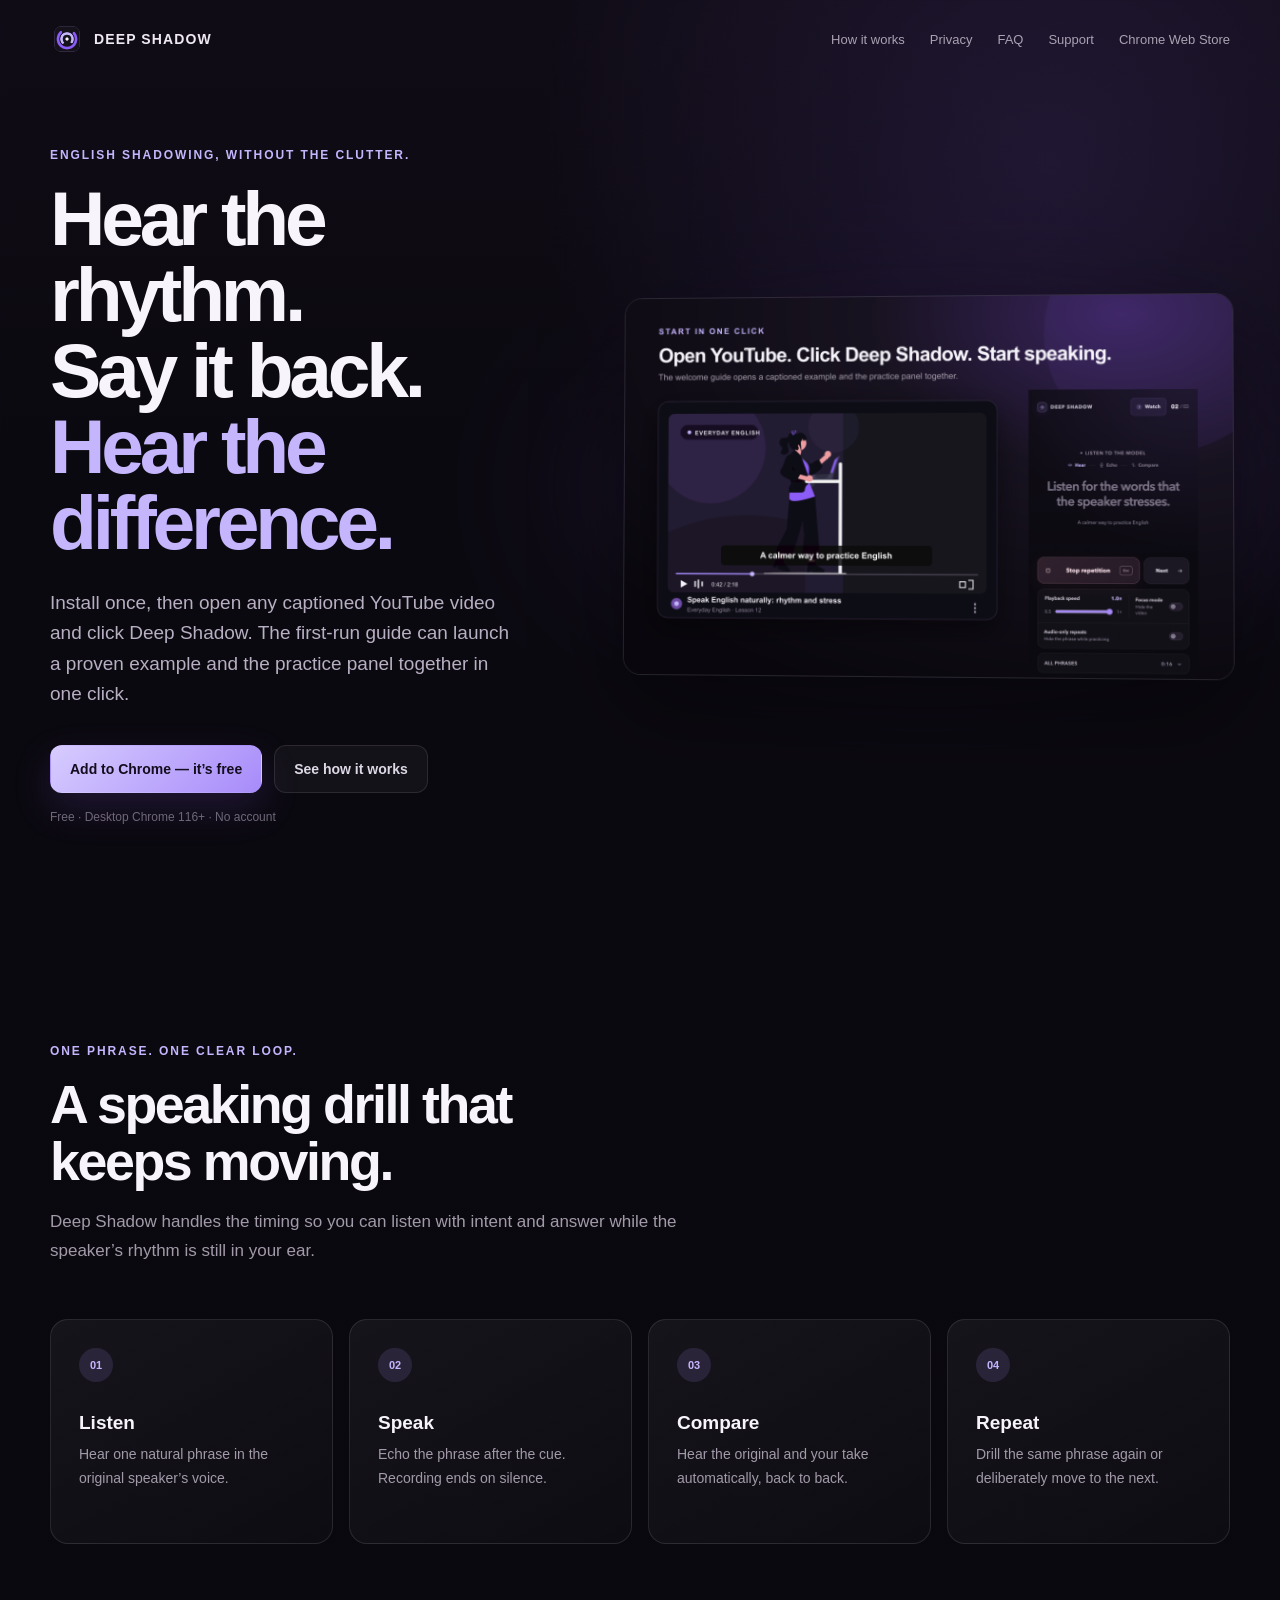
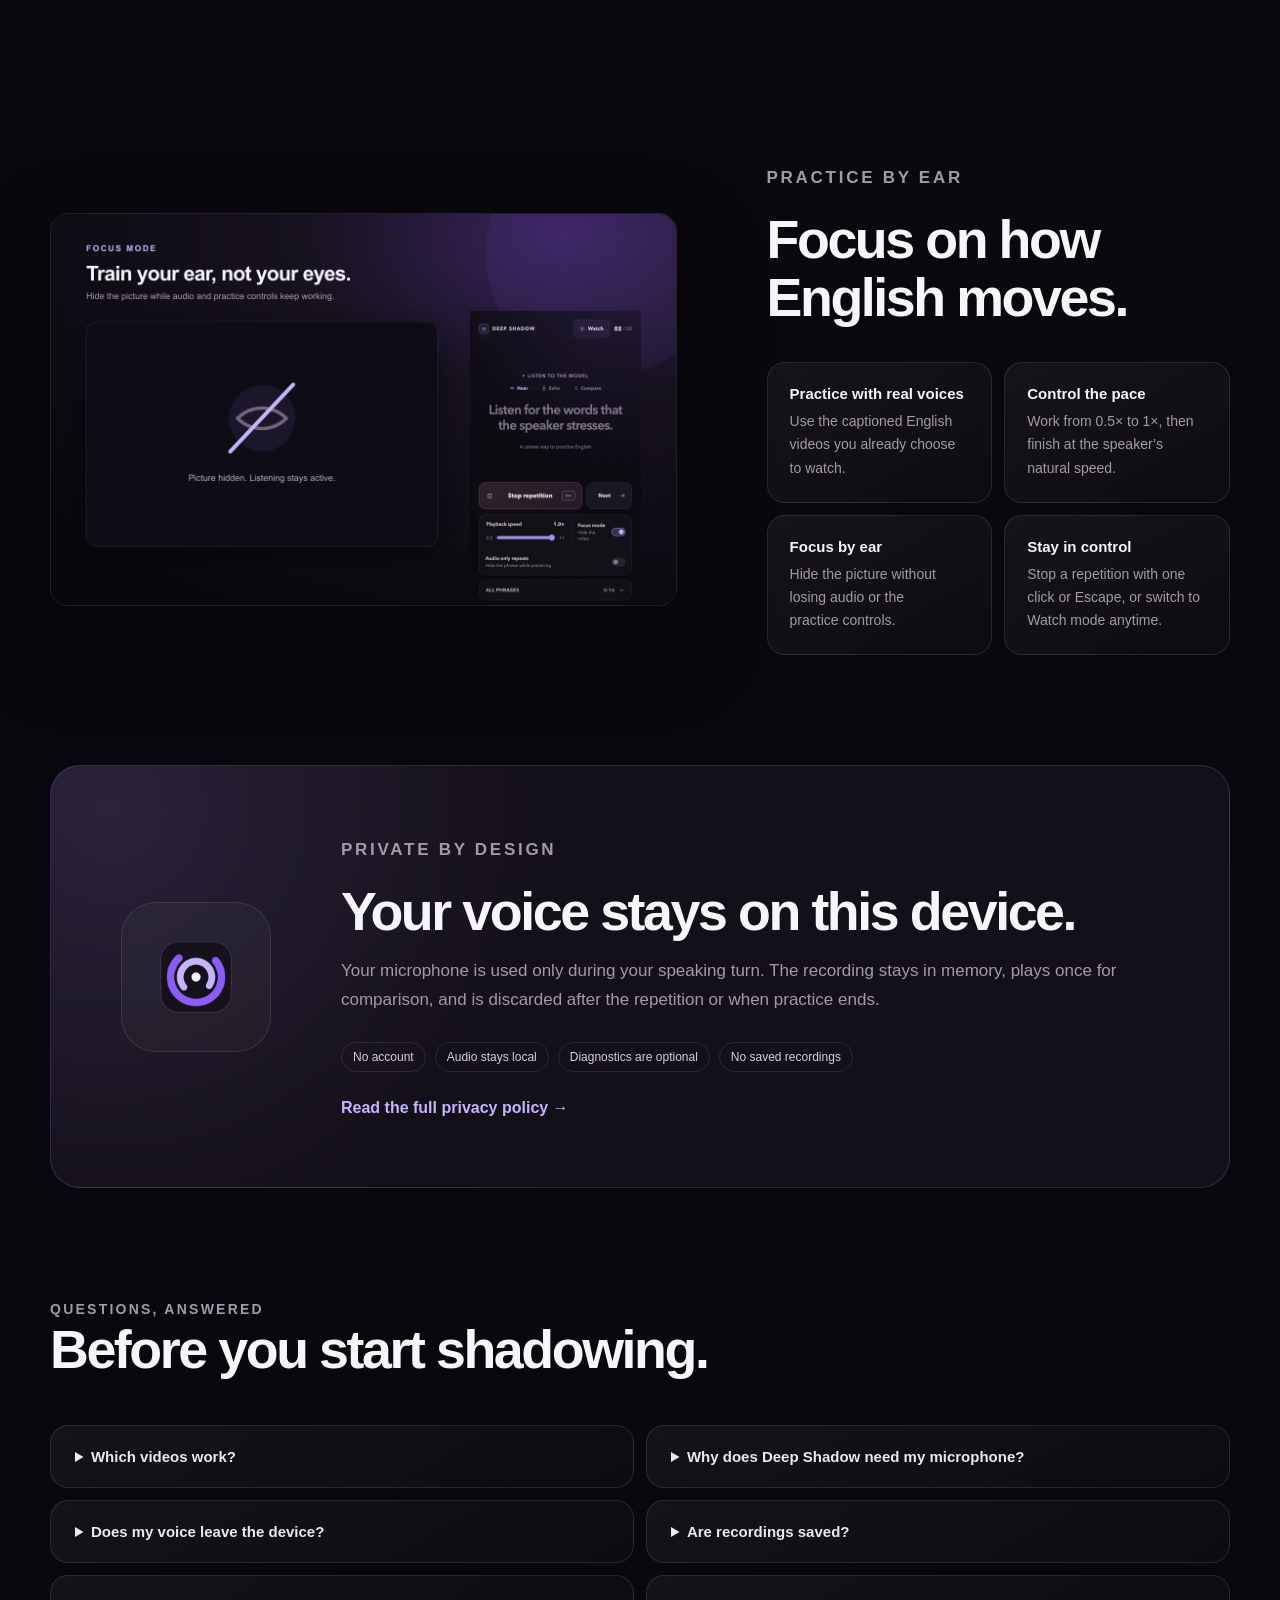
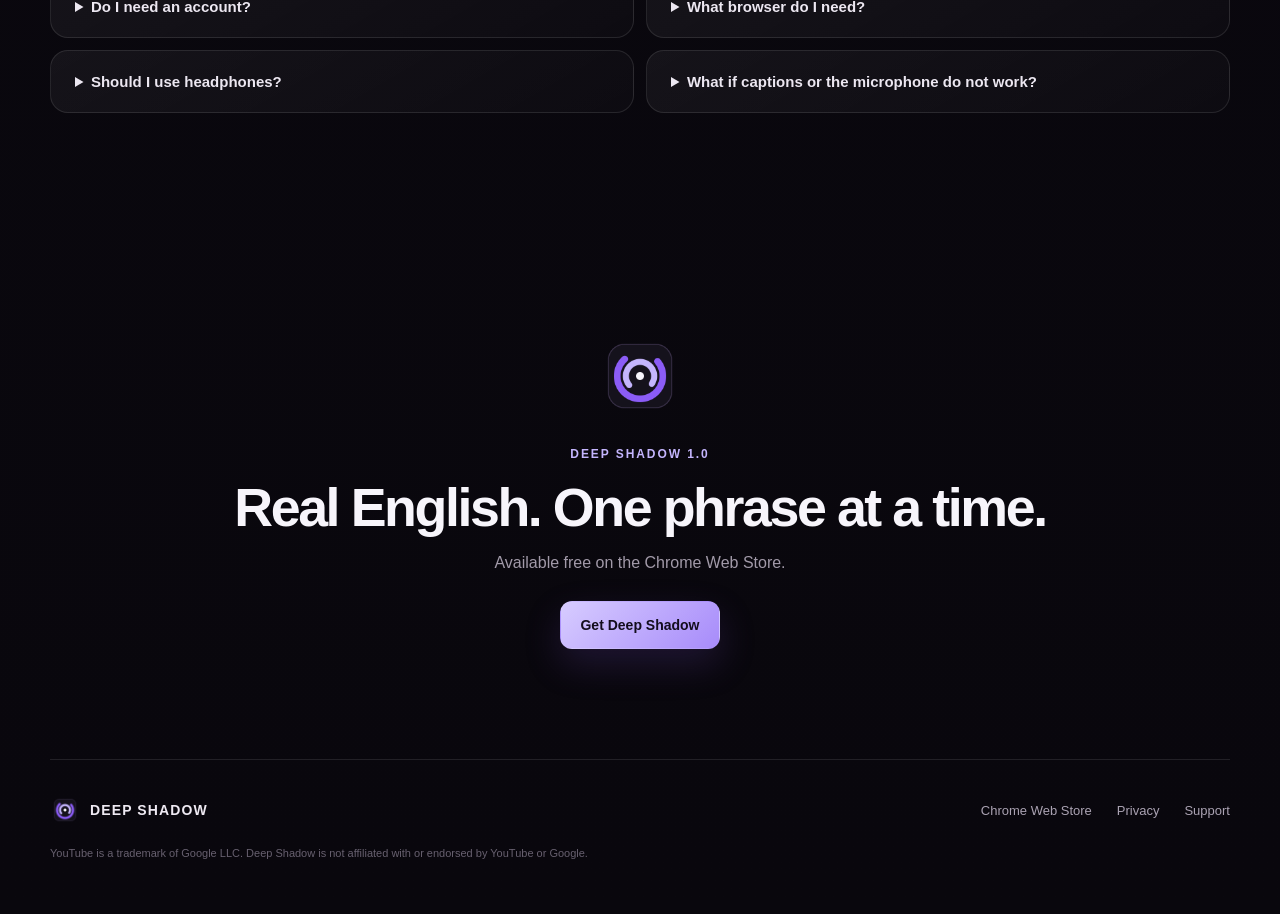
<file: index.html>
<!doctype html>
<html lang="en">
  <head>
    <meta charset="utf-8" />
    <meta name="viewport" content="width=device-width, initial-scale=1" />
    <meta name="theme-color" content="#0b0910" />
    <meta
      name="description"
      content="Deep Shadow turns captioned English videos into focused listen, speak, and compare shadowing drills in Chrome."
    />
    <meta property="og:type" content="website" />
    <meta property="og:title" content="Deep Shadow: English Shadowing" />
    <meta
      property="og:description"
      content="Hear the rhythm. Say it back. Hear the difference."
    />
    <meta
      property="og:image"
      content="https://yanzay.github.io/deep-shadow-site/assets/open-graph-1200x630.png"
    />
    <meta
      property="og:url"
      content="https://yanzay.github.io/deep-shadow-site/"
    />
    <meta name="twitter:card" content="summary_large_image" />
    <link rel="canonical" href="https://yanzay.github.io/deep-shadow-site/" />
    <link
      rel="icon"
      type="image/png"
      sizes="128x128"
      href="./assets/icon-128.png"
    />
    <link rel="stylesheet" href="./assets/site.css" />
    <title>Deep Shadow: English Shadowing</title>
  </head>
  <body>
    <a class="skip-link" href="#main">Skip to content</a>
    <header class="site-header">
      <a class="brand" href="./" aria-label="Deep Shadow home">
        <img src="./assets/icon-128.png" width="34" height="34" alt="" />
        <span>Deep Shadow</span>
      </a>
      <nav aria-label="Primary navigation">
        <a href="#how">How it works</a>
        <a href="#privacy">Privacy</a>
        <a href="#faq">FAQ</a>
        <a href="./support/">Support</a>
        <a
          href="https://chromewebstore.google.com/detail/cpbepidgmlfhcinlofagpfemhglgbiia"
          >Chrome Web Store</a
        >
      </nav>
    </header>

    <main id="main">
      <section class="hero">
        <div class="hero__copy">
          <p class="eyebrow">English shadowing, without the clutter.</p>
          <h1>
            Hear the rhythm.<br />Say it back.<br /><span
              >Hear the difference.</span
            >
          </h1>
          <p class="lede">
            Install once, then open any captioned YouTube video and click Deep
            Shadow. The first-run guide can launch a proven example and the
            practice panel together in one click.
          </p>
          <div class="hero__actions">
            <a
              class="button button--primary"
              href="https://chromewebstore.google.com/detail/cpbepidgmlfhcinlofagpfemhglgbiia"
              aria-describedby="release-note"
            >
              Add to Chrome — it’s free
            </a>
            <a class="button button--secondary" href="#how">See how it works</a>
          </div>
          <p id="release-note" class="microcopy">
            Free · Desktop Chrome 116+ · No account
          </p>
        </div>
        <div class="hero__visual" aria-label="Deep Shadow practice interface">
          <div class="halo"></div>
          <img
            src="./assets/01-speaking-practice.png"
            width="1280"
            height="800"
            alt="Deep Shadow beside a video, practicing one caption phrase"
          />
        </div>
      </section>

      <section id="how" class="section section--how">
        <div class="section-heading">
          <p class="eyebrow">One phrase. One clear loop.</p>
          <h2>A speaking drill that keeps moving.</h2>
          <p>
            Deep Shadow handles the timing so you can listen with intent and
            answer while the speaker’s rhythm is still in your ear.
          </p>
        </div>
        <ol class="steps">
          <li>
            <span>01</span>
            <h3>Listen</h3>
            <p>Hear one natural phrase in the original speaker’s voice.</p>
          </li>
          <li>
            <span>02</span>
            <h3>Speak</h3>
            <p>Echo the phrase after the cue. Recording ends on silence.</p>
          </li>
          <li>
            <span>03</span>
            <h3>Compare</h3>
            <p>Hear the original and your take automatically, back to back.</p>
          </li>
          <li>
            <span>04</span>
            <h3>Repeat</h3>
            <p>Drill the same phrase again or deliberately move to the next.</p>
          </li>
        </ol>
      </section>

      <section class="section proof" aria-labelledby="practice-heading">
        <div class="proof__image">
          <img
            src="./assets/03-focus-mode.png"
            width="1280"
            height="800"
            loading="lazy"
            alt="Focus mode hides the video while practice continues"
          />
        </div>
        <div class="proof__copy">
          <p class="eyebrow">Practice by ear</p>
          <h2 id="practice-heading">Focus on how English moves.</h2>
          <div class="feature-list">
            <article>
              <h3>Practice with real voices</h3>
              <p>
                Use the captioned English videos you already choose to watch.
              </p>
            </article>
            <article>
              <h3>Control the pace</h3>
              <p>
                Work from 0.5× to 1×, then finish at the speaker’s natural
                speed.
              </p>
            </article>
            <article>
              <h3>Focus by ear</h3>
              <p>
                Hide the picture without losing audio or the practice controls.
              </p>
            </article>
            <article>
              <h3>Stay in control</h3>
              <p>
                Stop a repetition with one click or Escape, or switch to Watch
                mode anytime.
              </p>
            </article>
          </div>
        </div>
      </section>

      <section id="privacy" class="section privacy-card">
        <div class="privacy-card__mark" aria-hidden="true">
          <img src="./assets/icon-128.png" width="96" height="96" alt="" />
        </div>
        <div>
          <p class="eyebrow">Private by design</p>
          <h2>Your voice stays on this device.</h2>
          <p>
            Your microphone is used only during your speaking turn. The
            recording stays in memory, plays once for comparison, and is
            discarded after the repetition or when practice ends.
          </p>
          <ul class="privacy-points">
            <li>No account</li>
            <li>Audio stays local</li>
            <li>Diagnostics are optional</li>
            <li>No saved recordings</li>
          </ul>
          <a class="text-link" href="./privacy/"
            >Read the full privacy policy →</a
          >
        </div>
      </section>

      <section id="faq" class="section faq">
        <div class="section-heading">
          <p class="eyebrow">Questions, answered</p>
          <h2>Before you start shadowing.</h2>
        </div>
        <div class="faq__grid">
          <details>
            <summary>Which videos work?</summary>
            <p>
              Use a YouTube video with English subtitles or closed captions.
              Human-authored captions usually produce the cleanest phrase
              breaks; auto-generated captions can work too.
            </p>
          </details>
          <details>
            <summary>Why does Deep Shadow need my microphone?</summary>
            <p>
              It records your speaking turn so you can immediately compare it
              with the original phrase. Chrome asks you before access begins.
            </p>
          </details>
          <details>
            <summary>Does my voice leave the device?</summary>
            <p>No. Audio is neither uploaded nor sent to the developer.</p>
          </details>
          <details>
            <summary>Are recordings saved?</summary>
            <p>
              No. Each take remains in memory for its comparison and is
              discarded afterward or when the session ends.
            </p>
          </details>
          <details>
            <summary>Do I need an account?</summary>
            <p>
              No. Deep Shadow has no sign-in, subscription, advertising, or
              cloud sync. Anonymous diagnostics are optional.
            </p>
          </details>
          <details>
            <summary>What browser do I need?</summary>
            <p>
              Desktop Google Chrome version 114 or later on macOS, Windows, or
              Linux.
            </p>
          </details>
          <details>
            <summary>Should I use headphones?</summary>
            <p>
              They are recommended. Headphones keep the model phrase out of the
              microphone and make the A/B comparison clearer.
            </p>
          </details>
          <details>
            <summary>What if captions or the microphone do not work?</summary>
            <p>
              Reload the video after installation, start playback once, confirm
              English captions are available, and review Chrome’s microphone
              site settings. More help is available on the support page.
            </p>
          </details>
        </div>
      </section>

      <section id="release" class="section final-cta">
        <img src="./assets/icon-128.png" width="86" height="86" alt="" />
        <p class="eyebrow">Deep Shadow 1.0</p>
        <h2>Real English. One phrase at a time.</h2>
        <p>Available free on the Chrome Web Store.</p>
        <a
          class="button button--primary"
          href="https://chromewebstore.google.com/detail/cpbepidgmlfhcinlofagpfemhglgbiia"
        >
          Get Deep Shadow
        </a>
      </section>
    </main>

    <footer>
      <div class="brand brand--footer">
        <img src="./assets/icon-128.png" width="30" height="30" alt="" />
        <span>Deep Shadow</span>
      </div>
      <div class="footer-links">
        <a
          href="https://chromewebstore.google.com/detail/cpbepidgmlfhcinlofagpfemhglgbiia"
          >Chrome Web Store</a
        >
        <a href="./privacy/">Privacy</a>
        <a href="./support/">Support</a>
      </div>
      <p>
        YouTube is a trademark of Google LLC. Deep Shadow is not affiliated with
        or endorsed by YouTube or Google.
      </p>
    </footer>
  </body>
</html>
</file>
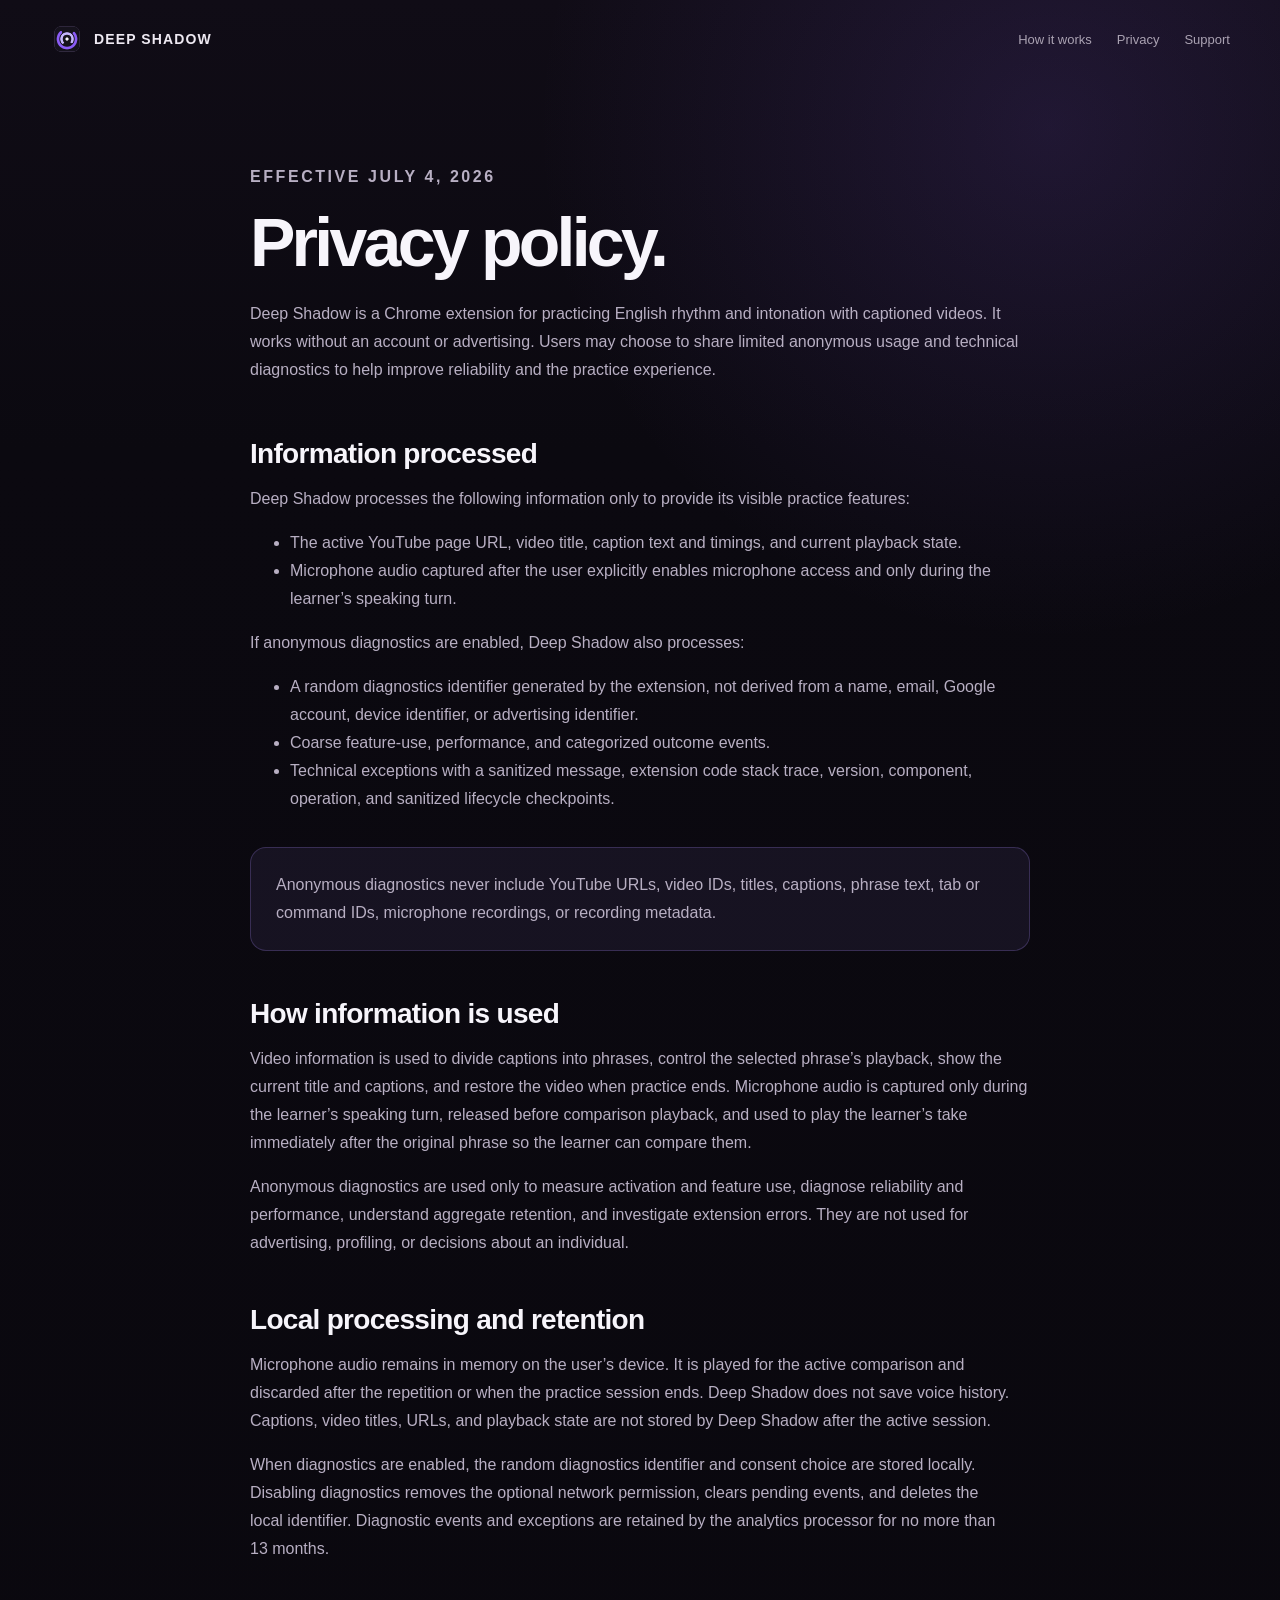
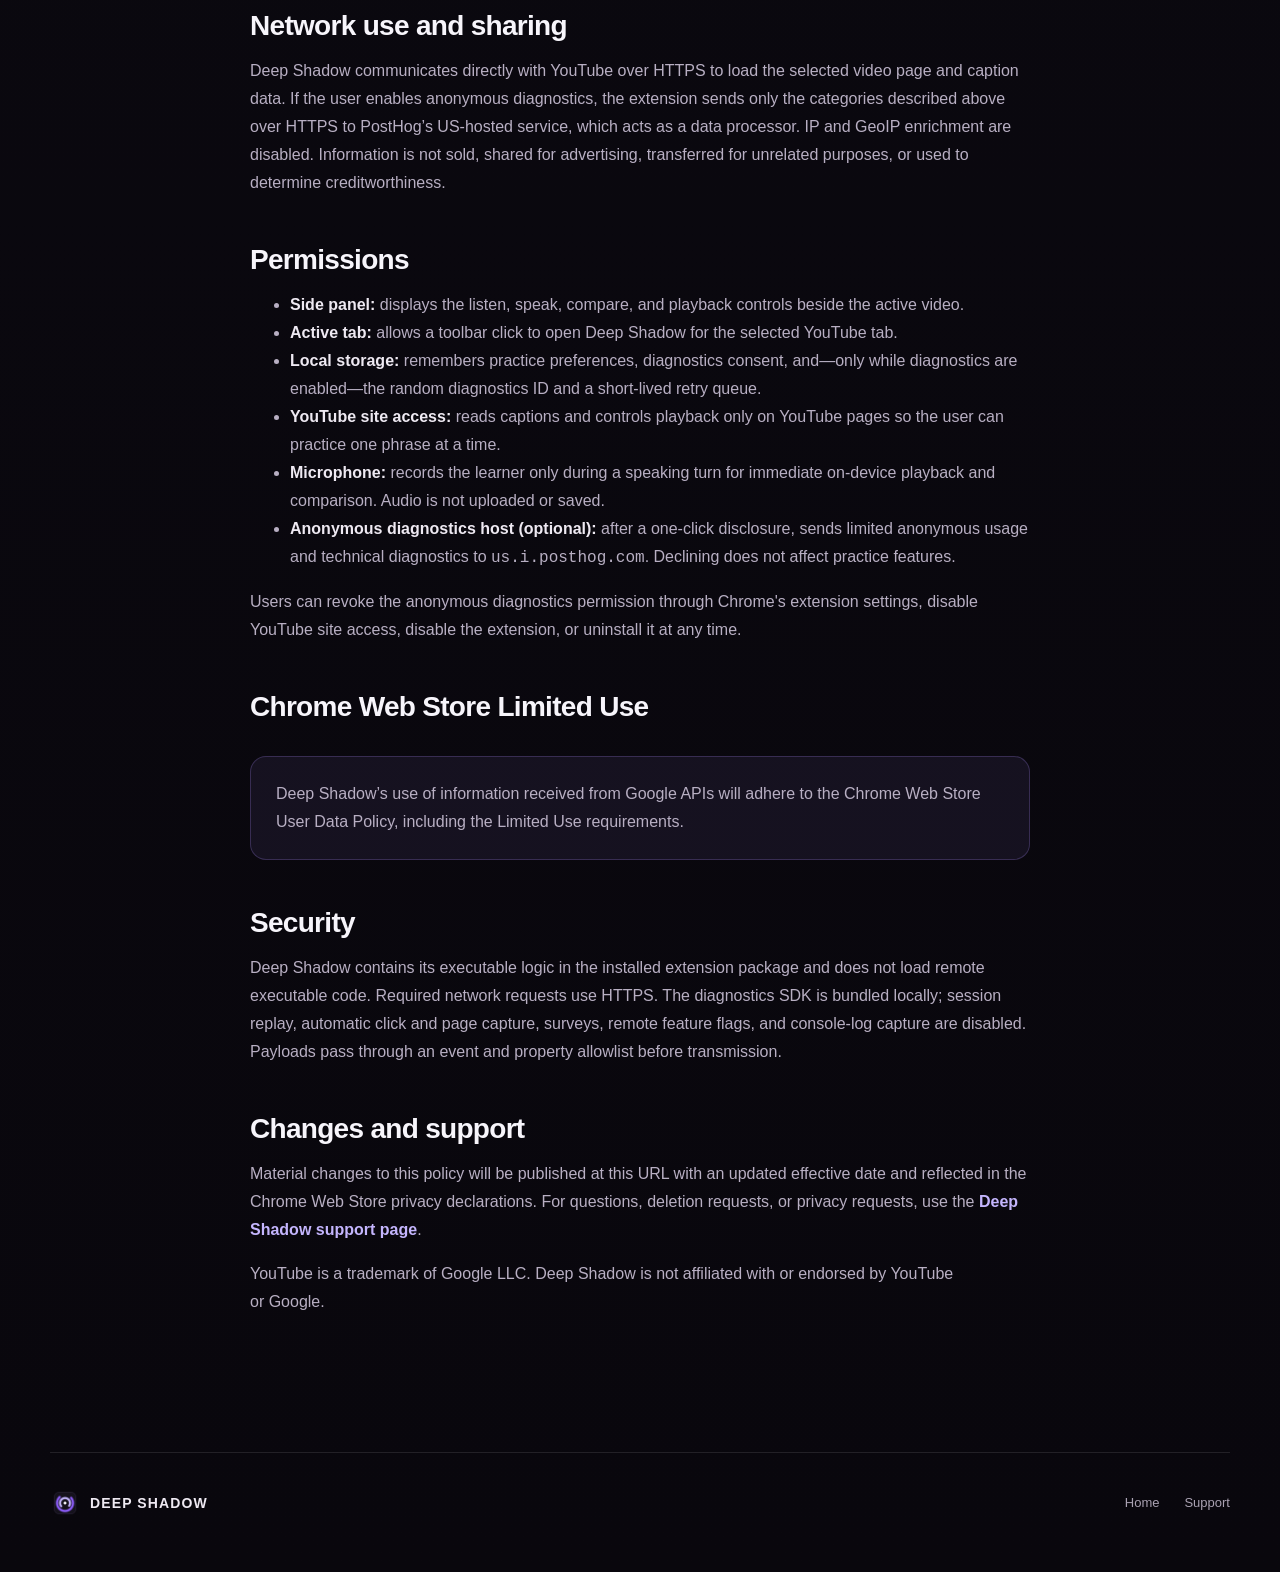
<file: privacy/index.html>
<!doctype html>
<html lang="en">
  <head>
    <meta charset="utf-8" />
    <meta name="viewport" content="width=device-width, initial-scale=1" />
    <meta name="theme-color" content="#0b0910" />
    <meta name="description" content="Deep Shadow privacy policy." />
    <link
      rel="canonical"
      href="https://yanzay.github.io/deep-shadow-site/privacy/"
    />
    <link
      rel="icon"
      type="image/png"
      sizes="128x128"
      href="../assets/icon-128.png"
    />
    <link rel="stylesheet" href="../assets/site.css" />
    <title>Privacy Policy · Deep Shadow</title>
  </head>
  <body>
    <a class="skip-link" href="#main">Skip to content</a>
    <header class="site-header">
      <a class="brand" href="../" aria-label="Deep Shadow home">
        <img src="../assets/icon-128.png" width="34" height="34" alt="" />
        <span>Deep Shadow</span>
      </a>
      <nav aria-label="Primary navigation">
        <a href="../#how">How it works</a>
        <a href="./" aria-current="page">Privacy</a>
        <a href="../support/">Support</a>
      </nav>
    </header>

    <main id="main" class="page-main legal">
      <p class="eyebrow">Effective July 4, 2026</p>
      <h1>Privacy policy.</h1>
      <p class="page-intro">
        Deep Shadow is a Chrome extension for practicing English rhythm and
        intonation with captioned videos. It works without an account or
        advertising. Users may choose to share limited anonymous usage and
        technical diagnostics to help improve reliability and the practice
        experience.
      </p>

      <h2>Information processed</h2>
      <p>
        Deep Shadow processes the following information only to provide its
        visible practice features:
      </p>
      <ul>
        <li>
          The active YouTube page URL, video title, caption text and timings,
          and current playback state.
        </li>
        <li>
          Microphone audio captured after the user explicitly enables microphone
          access and only during the learner’s speaking turn.
        </li>
      </ul>
      <p>If anonymous diagnostics are enabled, Deep Shadow also processes:</p>
      <ul>
        <li>
          A random diagnostics identifier generated by the extension, not
          derived from a name, email, Google account, device identifier, or
          advertising identifier.
        </li>
        <li>
          Coarse feature-use, performance, and categorized outcome events.
        </li>
        <li>
          Technical exceptions with a sanitized message, extension code stack
          trace, version, component, operation, and sanitized lifecycle
          checkpoints.
        </li>
      </ul>
      <p class="notice">
        Anonymous diagnostics never include YouTube URLs, video IDs, titles,
        captions, phrase text, tab or command IDs, microphone recordings, or
        recording metadata.
      </p>

      <h2>How information is used</h2>
      <p>
        Video information is used to divide captions into phrases, control the
        selected phrase’s playback, show the current title and captions, and
        restore the video when practice ends. Microphone audio is captured only
        during the learner’s speaking turn, released before comparison
        playback, and used to play the learner’s take immediately after the
        original phrase so the learner can compare them.
      </p>
      <p>
        Anonymous diagnostics are used only to measure activation and feature
        use, diagnose reliability and performance, understand aggregate
        retention, and investigate extension errors. They are not used for
        advertising, profiling, or decisions about an individual.
      </p>

      <h2>Local processing and retention</h2>
      <p>
        Microphone audio remains in memory on the user’s device. It is played
        for the active comparison and discarded after the repetition or when
        the practice session ends. Deep Shadow does not save voice history.
        Captions, video titles, URLs, and playback state are not stored by Deep
        Shadow after the active session.
      </p>
      <p>
        When diagnostics are enabled, the random diagnostics identifier and
        consent choice are stored locally. Disabling diagnostics removes the
        optional network permission, clears pending events, and deletes the
        local identifier. Diagnostic events and exceptions are retained by the
        analytics processor for no more than 13 months.
      </p>

      <h2>Network use and sharing</h2>
      <p>
        Deep Shadow communicates directly with YouTube over HTTPS to load the
        selected video page and caption data. If the user enables anonymous
        diagnostics, the extension sends only the categories described above
        over HTTPS to PostHog’s US-hosted service, which acts as a data
        processor. IP and GeoIP enrichment are disabled. Information is not
        sold, shared for advertising, transferred for unrelated purposes, or
        used to determine creditworthiness.
      </p>

      <h2>Permissions</h2>
      <ul>
        <li>
          <strong>Side panel:</strong> displays the listen, speak, compare, and
          playback controls beside the active video.
        </li>
        <li>
          <strong>Active tab:</strong> allows a toolbar click to open Deep
          Shadow for the selected YouTube tab.
        </li>
        <li>
          <strong>Local storage:</strong> remembers practice preferences,
          diagnostics consent, and—only while diagnostics are enabled—the random
          diagnostics ID and a short-lived retry queue.
        </li>
        <li>
          <strong>YouTube site access:</strong> reads captions and controls
          playback only on YouTube pages so the user can practice one phrase at
          a time.
        </li>
        <li>
          <strong>Microphone:</strong> records the learner only during a
          speaking turn for immediate on-device playback and comparison. Audio
          is not uploaded or saved.
        </li>
        <li>
          <strong>Anonymous diagnostics host (optional):</strong> after a
          one-click disclosure, sends limited anonymous usage and technical
          diagnostics to <code>us.i.posthog.com</code>. Declining does not
          affect practice features.
        </li>
      </ul>
      <p>
        Users can revoke the anonymous diagnostics permission through Chrome's
        extension settings, disable YouTube site access, disable the extension,
        or uninstall it at any time.
      </p>

      <h2>Chrome Web Store Limited Use</h2>
      <p class="notice">
        Deep Shadow’s use of information received from Google APIs will adhere
        to the Chrome Web Store User Data Policy, including the Limited Use
        requirements.
      </p>

      <h2>Security</h2>
      <p>
        Deep Shadow contains its executable logic in the installed extension
        package and does not load remote executable code. Required network
        requests use HTTPS. The diagnostics SDK is bundled locally; session
        replay, automatic click and page capture, surveys, remote feature flags,
        and console-log capture are disabled. Payloads pass through an event and
        property allowlist before transmission.
      </p>

      <h2>Changes and support</h2>
      <p>
        Material changes to this policy will be published at this URL with an
        updated effective date and reflected in the Chrome Web Store privacy
        declarations. For questions, deletion requests, or privacy requests,
        use the
        <a class="text-link" href="../support/">Deep Shadow support page</a>.
      </p>

      <p>
        YouTube is a trademark of Google LLC. Deep Shadow is not affiliated with
        or endorsed by YouTube or Google.
      </p>
    </main>

    <footer>
      <div class="brand brand--footer">
        <img src="../assets/icon-128.png" width="30" height="30" alt="" />
        <span>Deep Shadow</span>
      </div>
      <div class="footer-links">
        <a href="../">Home</a>
        <a href="../support/">Support</a>
      </div>
    </footer>
  </body>
</html>
</file>
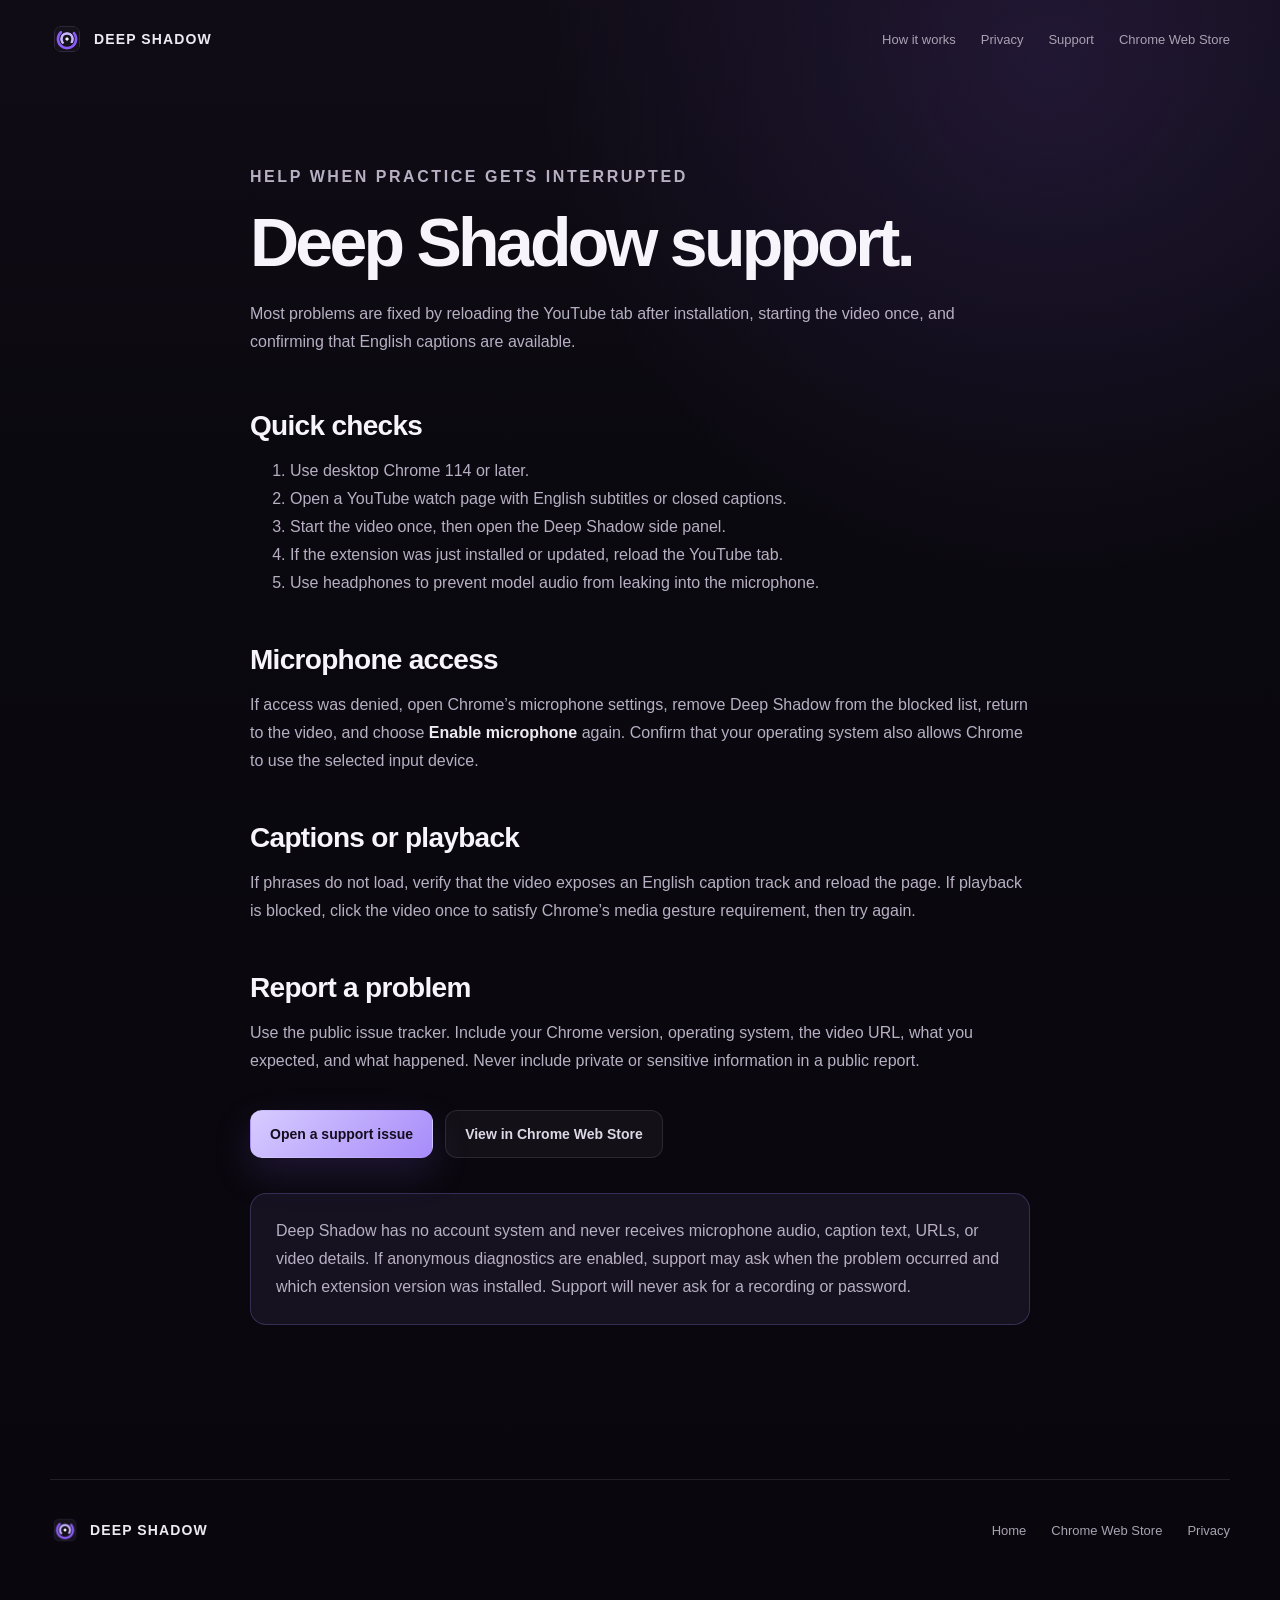
<file: support/index.html>
<!doctype html>
<html lang="en">
  <head>
    <meta charset="utf-8" />
    <meta name="viewport" content="width=device-width, initial-scale=1" />
    <meta name="theme-color" content="#0b0910" />
    <meta name="description" content="Help and support for Deep Shadow." />
    <link
      rel="canonical"
      href="https://yanzay.github.io/deep-shadow-site/support/"
    />
    <link
      rel="icon"
      type="image/png"
      sizes="128x128"
      href="../assets/icon-128.png"
    />
    <link rel="stylesheet" href="../assets/site.css" />
    <title>Support · Deep Shadow</title>
  </head>
  <body>
    <a class="skip-link" href="#main">Skip to content</a>
    <header class="site-header">
      <a class="brand" href="../" aria-label="Deep Shadow home">
        <img src="../assets/icon-128.png" width="34" height="34" alt="" />
        <span>Deep Shadow</span>
      </a>
      <nav aria-label="Primary navigation">
        <a href="../#how">How it works</a>
        <a href="../privacy/">Privacy</a>
        <a href="./" aria-current="page">Support</a>
        <a
          href="https://chromewebstore.google.com/detail/cpbepidgmlfhcinlofagpfemhglgbiia"
          >Chrome Web Store</a
        >
      </nav>
    </header>

    <main id="main" class="page-main support-content">
      <p class="eyebrow">Help when practice gets interrupted</p>
      <h1>Deep Shadow support.</h1>
      <p class="page-intro">
        Most problems are fixed by reloading the YouTube tab after installation,
        starting the video once, and confirming that English captions are
        available.
      </p>

      <h2>Quick checks</h2>
      <ol>
        <li>Use desktop Chrome 114 or later.</li>
        <li>
          Open a YouTube watch page with English subtitles or closed captions.
        </li>
        <li>Start the video once, then open the Deep Shadow side panel.</li>
        <li>
          If the extension was just installed or updated, reload the YouTube
          tab.
        </li>
        <li>
          Use headphones to prevent model audio from leaking into the
          microphone.
        </li>
      </ol>

      <h2>Microphone access</h2>
      <p>
        If access was denied, open Chrome’s microphone settings, remove Deep
        Shadow from the blocked list, return to the video, and choose
        <strong>Enable microphone</strong> again. Confirm that your operating
        system also allows Chrome to use the selected input device.
      </p>

      <h2>Captions or playback</h2>
      <p>
        If phrases do not load, verify that the video exposes an English caption
        track and reload the page. If playback is blocked, click the video once
        to satisfy Chrome’s media gesture requirement, then try again.
      </p>

      <h2>Report a problem</h2>
      <p>
        Use the public issue tracker. Include your Chrome version, operating
        system, the video URL, what you expected, and what happened. Never
        include private or sensitive information in a public report.
      </p>
      <div class="support-actions">
        <a
          class="button button--primary"
          href="https://github.com/yanzay/deep-shadow-site/issues/new/choose"
          >Open a support issue</a
        >
        <a
          class="button button--secondary"
          href="https://chromewebstore.google.com/detail/cpbepidgmlfhcinlofagpfemhglgbiia"
          >View in Chrome Web Store</a
        >
      </div>

      <p class="notice">
        Deep Shadow has no account system and never receives microphone audio,
        caption text, URLs, or video details. If anonymous diagnostics are
        enabled, support may ask when the problem occurred and which extension
        version was installed. Support will never ask for a recording or
        password.
      </p>
    </main>

    <footer>
      <div class="brand brand--footer">
        <img src="../assets/icon-128.png" width="30" height="30" alt="" />
        <span>Deep Shadow</span>
      </div>
      <div class="footer-links">
        <a href="../">Home</a>
        <a
          href="https://chromewebstore.google.com/detail/cpbepidgmlfhcinlofagpfemhglgbiia"
          >Chrome Web Store</a
        >
        <a href="../privacy/">Privacy</a>
      </div>
    </footer>
  </body>
</html>
</file>
<file: assets/site.css>
:root {
  color: #f7f5fb;
  background: #0b0910;
  font-family:
    Inter, "Avenir Next", ui-sans-serif, -apple-system, BlinkMacSystemFont,
    "Segoe UI", sans-serif;
  font-synthesis: none;
  text-rendering: optimizeLegibility;
  --accent: #a78bfa;
  --accent-bright: #c4b5fd;
  --surface: #15121c;
  --surface-raised: #1b1723;
  --line: rgb(255 255 255 / 10%);
  --muted: #a29aa9;
  --page: min(1180px, calc(100vw - 40px));
}

* {
  box-sizing: border-box;
}

html {
  scroll-behavior: smooth;
}

body {
  min-width: 300px;
  margin: 0;
  overflow-x: hidden;
  background:
    radial-gradient(circle at 82% 4%, rgb(113 77 190 / 18%), transparent 32rem),
    linear-gradient(180deg, #100c16 0, #0b0910 28rem, #09070d 100%);
}

a {
  color: inherit;
}

img {
  display: block;
  max-width: 100%;
  height: auto;
}

button,
a,
summary {
  -webkit-tap-highlight-color: transparent;
}

:focus-visible {
  outline: 3px solid var(--accent-bright);
  outline-offset: 4px;
}

.skip-link {
  position: fixed;
  top: 10px;
  left: 10px;
  z-index: 10;
  padding: 10px 14px;
  border-radius: 8px;
  color: #0b0910;
  background: #fff;
  transform: translateY(-150%);
}

.skip-link:focus {
  transform: none;
}

.site-header {
  display: flex;
  width: var(--page);
  min-height: 78px;
  align-items: center;
  justify-content: space-between;
  margin: 0 auto;
}

.brand {
  display: inline-flex;
  align-items: center;
  gap: 10px;
  color: #eee9f2;
  font-size: 14px;
  font-weight: 750;
  letter-spacing: 0.08em;
  text-decoration: none;
  text-transform: uppercase;
}

.site-header nav,
.footer-links {
  display: flex;
  gap: 25px;
}

.site-header nav a,
.footer-links a {
  color: #aaa2b2;
  font-size: 13px;
  text-decoration: none;
  transition: color 150ms ease;
}

.site-header nav a:hover,
.footer-links a:hover {
  color: #fff;
}

.hero {
  display: grid;
  width: var(--page);
  min-height: 680px;
  align-items: center;
  gap: clamp(50px, 7vw, 100px);
  grid-template-columns: minmax(0, 0.88fr) minmax(460px, 1.12fr);
  margin: 0 auto;
  padding: 70px 0 110px;
}

.eyebrow {
  margin: 0 0 18px;
  color: var(--accent-bright);
  font-size: 12px;
  font-weight: 800;
  letter-spacing: 0.16em;
  text-transform: uppercase;
}

h1,
h2,
h3,
p {
  text-wrap: pretty;
}

h1 {
  max-width: 680px;
  margin: 0;
  font-size: clamp(48px, 6vw, 78px);
  letter-spacing: -0.055em;
  line-height: 0.99;
}

h1 span {
  color: var(--accent-bright);
}

.lede {
  max-width: 560px;
  margin: 28px 0 0;
  color: #b8afc3;
  font-size: 19px;
  line-height: 1.6;
}

.hero__actions {
  display: flex;
  flex-wrap: wrap;
  gap: 12px;
  margin-top: 35px;
}

.button {
  display: inline-flex;
  min-height: 48px;
  align-items: center;
  justify-content: center;
  padding: 0 19px;
  border: 1px solid transparent;
  border-radius: 12px;
  font-size: 14px;
  font-weight: 750;
  text-decoration: none;
  transition:
    transform 160ms ease,
    border-color 160ms ease,
    background 160ms ease;
}

.button:hover {
  transform: translateY(-2px);
}

.button--primary {
  color: #130d1d;
  background: linear-gradient(135deg, #d7ccff, #a78bfa);
  box-shadow: 0 15px 36px rgb(109 74 183 / 22%);
}

.button--secondary {
  border-color: var(--line);
  color: #ded8e6;
  background: rgb(255 255 255 / 4%);
}

.microcopy {
  margin: 17px 0 0;
  color: #6f687a;
  font-size: 12px;
}

.hero__visual {
  position: relative;
  transform: perspective(1100px) rotateY(-3deg) rotateX(1deg);
}

.hero__visual img,
.proof__image img {
  position: relative;
  border: 1px solid var(--line);
  border-radius: 18px;
  box-shadow: 0 35px 90px rgb(0 0 0 / 48%);
}

.halo {
  position: absolute;
  inset: 10% -10%;
  border-radius: 50%;
  background: #7048bc;
  filter: blur(80px);
  opacity: 0.14;
}

.section {
  width: var(--page);
  margin: 0 auto;
  padding: 110px 0;
}

.section-heading {
  max-width: 670px;
}

h2 {
  margin: 0;
  font-size: clamp(35px, 4.2vw, 57px);
  letter-spacing: -0.045em;
  line-height: 1.07;
}

.section-heading > p:last-child,
.proof__copy > p,
.privacy-card > div > p {
  color: var(--muted);
  font-size: 17px;
  line-height: 1.7;
}

.steps {
  display: grid;
  gap: 16px;
  grid-template-columns: repeat(4, 1fr);
  margin: 54px 0 0;
  padding: 0;
  list-style: none;
}

.steps li,
.feature-list article,
.faq details {
  border: 1px solid var(--line);
  border-radius: 18px;
  background: linear-gradient(150deg, rgb(255 255 255 / 5%), rgb(255 255 255 / 2%));
}

.steps li {
  min-height: 225px;
  padding: 28px;
}

.steps li > span {
  display: inline-grid;
  width: 34px;
  height: 34px;
  place-items: center;
  border-radius: 50%;
  color: var(--accent-bright);
  background: rgb(167 139 250 / 14%);
  font-size: 11px;
  font-weight: 800;
}

.steps h3,
.feature-list h3 {
  margin: 30px 0 9px;
  font-size: 19px;
}

.steps p,
.feature-list p,
.faq p {
  margin: 0;
  color: var(--muted);
  font-size: 14px;
  line-height: 1.65;
}

.proof {
  display: grid;
  align-items: center;
  gap: clamp(50px, 7vw, 95px);
  grid-template-columns: minmax(0, 1.15fr) minmax(360px, 0.85fr);
}

.feature-list {
  display: grid;
  gap: 12px;
  grid-template-columns: 1fr 1fr;
  margin-top: 36px;
}

.feature-list article {
  padding: 22px;
}

.feature-list h3 {
  margin: 0 0 8px;
  font-size: 15px;
}

.privacy-card {
  display: grid;
  align-items: center;
  gap: 50px;
  grid-template-columns: 170px 1fr;
  padding: 70px;
  border: 1px solid rgb(167 139 250 / 20%);
  border-radius: 30px;
  background:
    radial-gradient(circle at 5% 10%, rgb(167 139 250 / 15%), transparent 27rem),
    #141019;
}

.privacy-card__mark {
  display: grid;
  width: 150px;
  height: 150px;
  place-items: center;
  border: 1px solid var(--line);
  border-radius: 35px;
  background: rgb(255 255 255 / 3%);
}

.privacy-points {
  display: flex;
  flex-wrap: wrap;
  gap: 9px;
  margin: 27px 0;
  padding: 0;
  list-style: none;
}

.privacy-points li {
  padding: 7px 11px;
  border: 1px solid var(--line);
  border-radius: 999px;
  color: #d6cfde;
  font-size: 12px;
}

.text-link {
  color: var(--accent-bright);
  font-weight: 750;
  text-decoration: none;
}

.faq__grid {
  display: grid;
  gap: 12px;
  grid-template-columns: 1fr 1fr;
  margin-top: 46px;
}

.faq details {
  padding: 22px 24px;
}

.faq summary {
  color: #ece7f1;
  cursor: pointer;
  font-size: 15px;
  font-weight: 750;
}

.faq details p {
  padding-top: 15px;
}

.final-cta {
  display: flex;
  flex-direction: column;
  align-items: center;
  text-align: center;
}

.final-cta img {
  margin-bottom: 28px;
}

.final-cta > p:not(.eyebrow) {
  margin: 18px 0 29px;
  color: var(--muted);
}

footer {
  display: grid;
  width: var(--page);
  align-items: center;
  gap: 22px;
  grid-template-columns: 1fr auto;
  margin: 0 auto;
  padding: 35px 0 55px;
  border-top: 1px solid var(--line);
}

footer > p {
  margin: 0;
  color: #67606f;
  font-size: 11px;
  grid-column: 1 / -1;
}

.page-main {
  width: min(780px, calc(100vw - 40px));
  margin: 0 auto;
  padding: 85px 0 120px;
}

.page-main h1 {
  font-size: clamp(44px, 8vw, 68px);
}

.page-intro {
  margin: 24px 0 55px;
  color: var(--muted);
  font-size: 18px;
  line-height: 1.7;
}

.legal h2,
.support-content h2 {
  margin-top: 48px;
  font-size: 28px;
  letter-spacing: -0.025em;
}

.legal p,
.legal li,
.support-content p,
.support-content li {
  color: #b8afc3;
  font-size: 16px;
  line-height: 1.75;
}

.legal strong,
.support-content strong {
  color: #eee9f2;
}

.notice {
  margin: 34px 0;
  padding: 23px 25px;
  border: 1px solid rgb(167 139 250 / 23%);
  border-radius: 16px;
  background: rgb(167 139 250 / 8%);
}

.support-actions {
  display: flex;
  flex-wrap: wrap;
  gap: 12px;
  margin: 35px 0;
}

@media (max-width: 950px) {
  .hero,
  .proof {
    grid-template-columns: 1fr;
  }

  .hero {
    padding-top: 60px;
  }

  .hero__visual {
    max-width: 760px;
    transform: none;
  }

  .steps {
    grid-template-columns: 1fr 1fr;
  }

  .proof__image {
    order: 2;
  }
}

@media (max-width: 680px) {
  :root {
    --page: min(100% - 28px, 1180px);
  }

  .site-header {
    min-height: 68px;
  }

  .site-header nav a:not(:last-child) {
    display: none;
  }

  .hero {
    min-height: 0;
    padding: 65px 0 80px;
  }

  h1 {
    font-size: clamp(44px, 14vw, 64px);
  }

  .lede {
    font-size: 17px;
  }

  .section {
    padding: 78px 0;
  }

  .steps,
  .feature-list,
  .faq__grid {
    grid-template-columns: 1fr;
  }

  .privacy-card {
    gap: 30px;
    grid-template-columns: 1fr;
    padding: 40px 25px;
  }

  .privacy-card__mark {
    width: 110px;
    height: 110px;
  }

  footer {
    grid-template-columns: 1fr;
  }
}

@media (prefers-reduced-motion: reduce) {
  html {
    scroll-behavior: auto;
  }

  *,
  *::before,
  *::after {
    scroll-behavior: auto !important;
    transition-duration: 0.01ms !important;
  }
}
</file>
